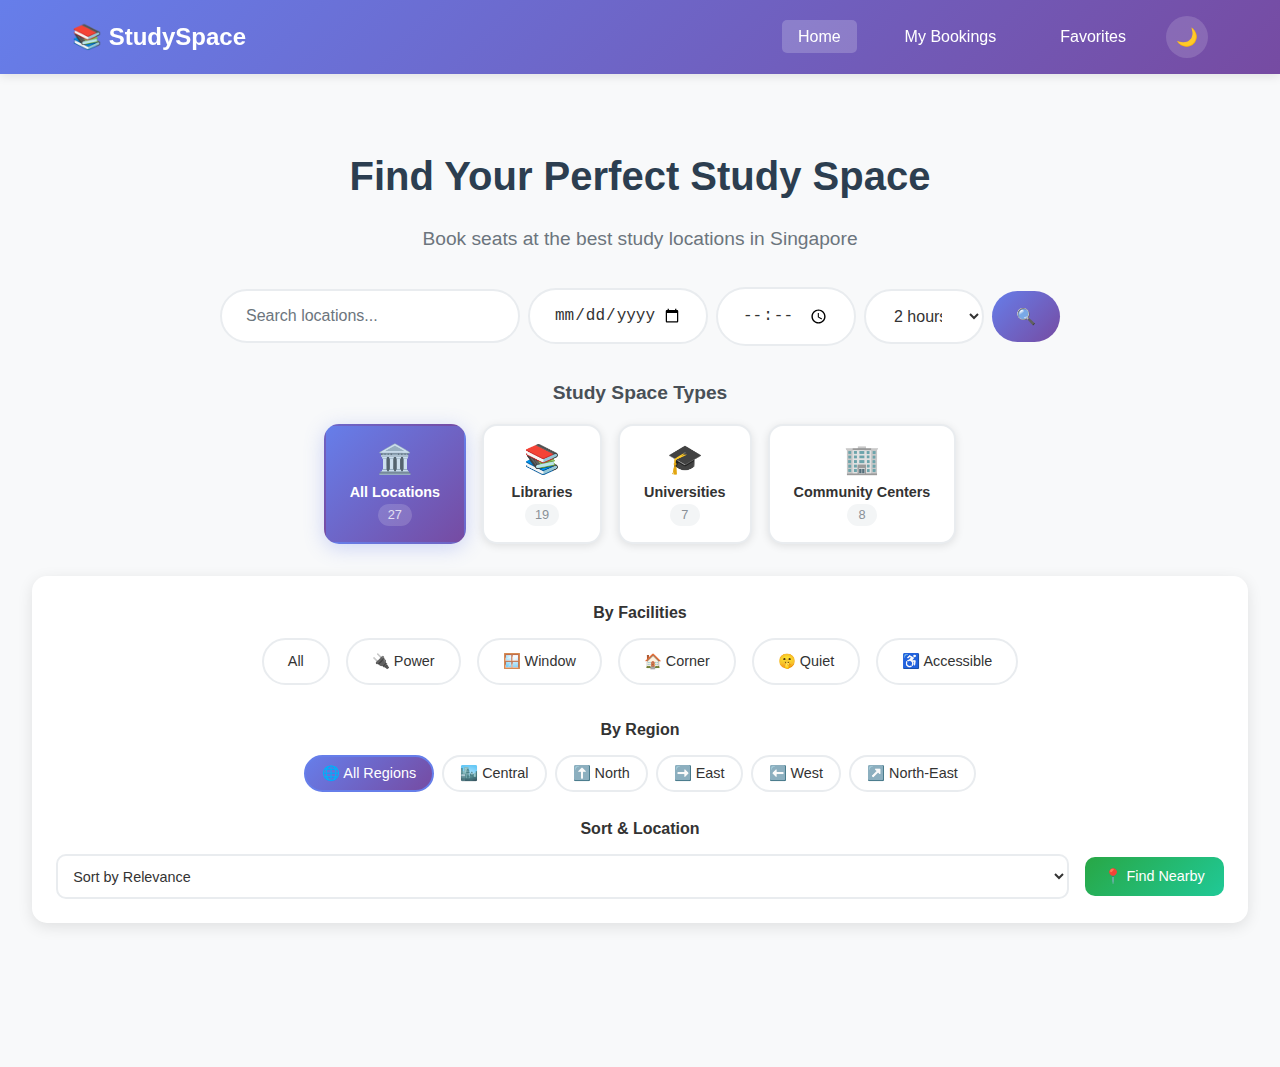
<file: index.html>
<!DOCTYPE html>
<html lang="en">
<head>
    <meta charset="UTF-8">
    <meta name="viewport" content="width=device-width, initial-scale=1.0">
    <title>StudySpace - Book Your Perfect Study Spot</title>
    <link rel="stylesheet" href="style.css">
</head>
<body>
    <nav class="navbar">
        <div class="nav-container">
            <div class="nav-logo">
                <h1>📚 StudySpace</h1>
            </div>
            <div class="nav-actions">
                <ul class="nav-menu">
                    <li><a href="#home" class="nav-link active">Home</a></li>
                    <li><a href="#bookings" class="nav-link">My Bookings</a></li>
                    <li><a href="#favorites" class="nav-link">Favorites</a></li>
                </ul>
                <button id="themeToggle" class="theme-toggle-btn" type="button" aria-label="Switch to dark mode">🌙</button>
            </div>
        </div>
    </nav>

    <main class="main-content">
        <!-- Home Page -->
        <section id="home" class="page active">
            <div class="hero-section">
                <h2>Find Your Perfect Study Space</h2>
                <p>Book seats at the best study locations in Singapore</p>

                <div class="search-container">
                    <input type="text" id="searchInput" placeholder="Search locations..." class="search-input">
                    <input type="date" id="searchDate" class="search-date">
                    <input type="time" id="searchTime" class="search-time">
                    <select id="searchDuration" class="search-duration">
                        <option value="1">1 hour</option>
                        <option value="2" selected>2 hours</option>
                        <option value="3">3 hours</option>
                        <option value="4">4 hours</option>
                        <option value="6">6 hours</option>
                        <option value="8">8 hours</option>
                    </select>
                    <button class="search-btn">🔍</button>
                </div>

                <div class="type-filter-section">
                    <h3>Study Space Types</h3>
                    <div class="type-filter-bar">
                        <button class="type-filter-btn active" data-type="all">
                            <span class="icon">🏛️</span>
                            <span class="label">All Locations</span>
                            <span class="count" id="allCount">27</span>
                        </button>
                        <button class="type-filter-btn" data-type="library">
                            <span class="icon">📚</span>
                            <span class="label">Libraries</span>
                            <span class="count" id="libraryCount">19</span>
                        </button>
                        <button class="type-filter-btn" data-type="university">
                            <span class="icon">🎓</span>
                            <span class="label">Universities</span>
                            <span class="count" id="universityCount">7</span>
                        </button>
                        <button class="type-filter-btn" data-type="community">
                            <span class="icon">🏢</span>
                            <span class="label">Community Centers</span>
                            <span class="count" id="communityCount">8</span>
                        </button>
                    </div>
                </div>

                <div class="filter-section">
                    <div class="filter-group">
                        <h4>By Facilities</h4>
                        <div class="filter-bar">
                            <button class="filter-btn" data-filter="all">All</button>
                            <button class="filter-btn" data-filter="power">🔌 Power</button>
                            <button class="filter-btn" data-filter="window">🪟 Window</button>
                            <button class="filter-btn" data-filter="corner">🏠 Corner</button>
                            <button class="filter-btn" data-filter="quiet">🤫 Quiet</button>
                            <button class="filter-btn" data-filter="wheelchair">♿ Accessible</button>
                        </div>
                    </div>

                    <div class="filter-group">
                        <h4>By Region</h4>
                        <div class="region-filter-bar">
                            <button class="region-filter-btn active" data-region="all">🌐 All Regions</button>
                            <button class="region-filter-btn" data-region="Central">🏙️ Central</button>
                            <button class="region-filter-btn" data-region="North">⬆️ North</button>
                            <button class="region-filter-btn" data-region="East">➡️ East</button>
                            <button class="region-filter-btn" data-region="West">⬅️ West</button>
                            <button class="region-filter-btn" data-region="North-East">↗️ North-East</button>
                        </div>
                    </div>

                    <div class="filter-group">
                        <h4>Sort & Location</h4>
                        <div class="sort-location-bar">
                            <select id="sortSelect" class="sort-select">
                                <option value="default">Sort by Relevance</option>
                                <option value="alphabetical">Sort A-Z</option>
                                <option value="distance">Sort by Distance</option>
                                <option value="availability">Sort by Availability</option>
                            </select>
                            <button id="findNearbyBtn" class="find-nearby-btn">📍 Find Nearby</button>
                        </div>
                    </div>
                </div>
            </div>

            <div class="locations-grid" id="locationsGrid">
                <!-- Location cards will be dynamically inserted here -->
            </div>
        </section>

        <!-- Location Details Page -->
        <section id="location-details" class="page">
            <div class="location-header">
                <button class="back-btn">← Back</button>
                <div class="location-info">
                    <h2 id="locationName"></h2>
                    <p id="locationAddress"></p>
                    <div class="location-stats">
                        <span class="stat">
                            <span class="stat-label">Available Seats:</span>
                            <span id="availableSeats" class="stat-value"></span>
                        </span>
                        <span class="stat">
                            <span class="stat-label">Crowd Level:</span>
                            <span id="crowdLevel" class="stat-value"></span>
                        </span>
                    </div>
                </div>
            </div>

            <div class="seat-selection">
                <h3>Select Your Seat</h3>
                <div class="seat-legend">
                    <span class="legend-item">
                        <div class="seat-demo available"></div>
                        Available
                    </span>
                    <span class="legend-item">
                        <div class="seat-demo occupied"></div>
                        Occupied
                    </span>
                    <span class="legend-item">
                        <div class="seat-demo selected"></div>
                        Selected
                    </span>
                    <span class="legend-item">
                        <div class="seat-demo premium"></div>
                        Premium
                    </span>
                </div>

                <div class="seat-map" id="seatMap">
                    <!-- Seat grid will be dynamically generated -->
                </div>

                <div class="booking-controls">
                    <div class="booking-row">
                        <label for="groupSize" class="booking-label">Group Size:</label>
                        <select id="groupSize" class="booking-input">
                            <option value="1">1 person</option>
                            <option value="2">2 people</option>
                            <option value="3">3 people</option>
                            <option value="4">4 people</option>
                            <option value="5">5 people</option>
                            <option value="6">6 people</option>
                        </select>
                    </div>
                    <div class="booking-row">
                        <label for="bookingTime" class="booking-label">Date & Time:</label>
                        <input type="datetime-local" id="bookingTime" class="booking-input">
                    </div>
                    <div class="booking-row">
                        <label for="bookingDuration" class="booking-label">Duration:</label>
                        <select id="bookingDuration" class="booking-input">
                            <option value="1">1 hour</option>
                            <option value="2" selected>2 hours</option>
                            <option value="3">3 hours</option>
                            <option value="4">4 hours</option>
                            <option value="6">6 hours</option>
                            <option value="8">8 hours</option>
                        </select>
                    </div>
                    <div class="booking-actions">
                        <button id="confirmBooking" class="book-btn" disabled>Book Selected Seats</button>
                        <button id="clearSelection" class="clear-btn">Clear Selection</button>
                    </div>
                </div>
            </div>
        </section>

        <!-- Booking Summary Page -->
        <section id="booking-summary" class="page">
            <div class="booking-progress">
                <div class="progress-step">
                    <div class="step-number">1</div>
                    <span>Select Location</span>
                </div>
                <div class="progress-step">
                    <div class="step-number">2</div>
                    <span>Choose Seats</span>
                </div>
                <div class="progress-step active">
                    <div class="step-number">3</div>
                    <span>Confirm Booking</span>
                </div>
            </div>

            <div class="summary-header">
                <button class="back-btn" id="backToSeats">← Back</button>
                <h2>Confirm Your Booking</h2>
            </div>

            <div class="summary-container">
                <div class="booking-summary-card">
                    <div class="summary-top">
                        <div class="location-info">
                            <h3 id="summaryLocationName"></h3>
                            <p id="summaryLocationAddress"></p>
                        </div>
                        <div class="booking-badge">
                            <span id="summaryTotalSeats"></span> seats
                        </div>
                    </div>

                    <div class="summary-grid">
                        <div class="summary-item">
                            <div class="summary-icon">📅</div>
                            <div class="summary-details">
                                <div class="summary-label">Date & Time</div>
                                <div class="summary-value">
                                    <span id="summaryDate"></span><br>
                                    <span id="summaryStartTime"></span> - <span id="summaryEndTime"></span>
                                </div>
                            </div>
                        </div>

                        <div class="summary-item">
                            <div class="summary-icon">⏱️</div>
                            <div class="summary-details">
                                <div class="summary-label">Duration</div>
                                <div class="summary-value" id="summaryDuration"></div>
                            </div>
                        </div>

                        <div class="summary-item">
                            <div class="summary-icon">👥</div>
                            <div class="summary-details">
                                <div class="summary-label">Group Size</div>
                                <div class="summary-value" id="summaryGroupSize"></div>
                            </div>
                        </div>

                        <div class="summary-item">
                            <div class="summary-icon">🪑</div>
                            <div class="summary-details">
                                <div class="summary-label">Selected Seats</div>
                                <div class="summary-value" id="summarySeatsDetails"></div>
                            </div>
                        </div>

                        <div class="summary-item">
                            <div class="summary-icon">⚡</div>
                            <div class="summary-details">
                                <div class="summary-label">Facilities</div>
                                <div class="summary-value">
                                    <div id="summaryFacilities"></div>
                                    <div class="facility-tags" id="facilityTags"></div>
                                </div>
                            </div>
                        </div>
                    </div>



                    <div class="summary-actions">
                        <button id="editBooking" class="edit-btn">Edit Booking</button>
                        <button id="confirmFinalBooking" class="confirm-btn">Confirm Booking</button>
                    </div>
                </div>
            </div>
        </section>

        <!-- My Bookings Page -->
        <section id="bookings" class="page">
            <h2>My Bookings</h2>
            <div class="bookings-list" id="bookingsList">
                <!-- Bookings will be dynamically inserted here -->
            </div>
        </section>

        <!-- Favorites Page -->
        <section id="favorites" class="page">
            <h2>Favorite Locations</h2>
            <div class="favorites-list" id="favoritesList">
                <!-- Favorites will be dynamically inserted here -->
            </div>
        </section>
    </main>

    <!-- Booking Confirmation Modal -->
    <div id="confirmationModal" class="modal">
        <div class="modal-content">
            <span class="close-modal">&times;</span>
            <h3>Booking Confirmed!</h3>
            <div id="bookingDetails"></div>
            <div class="modal-actions">
                <button class="modal-btn secondary" onclick="closeModal()">OK</button>
                <button class="modal-btn primary" onclick="viewMyBookings()">View My Bookings</button>
            </div>
        </div>
    </div>

    <script src="data.js"></script>
    <script src="script.js"></script>
</body>
</html>
</file>
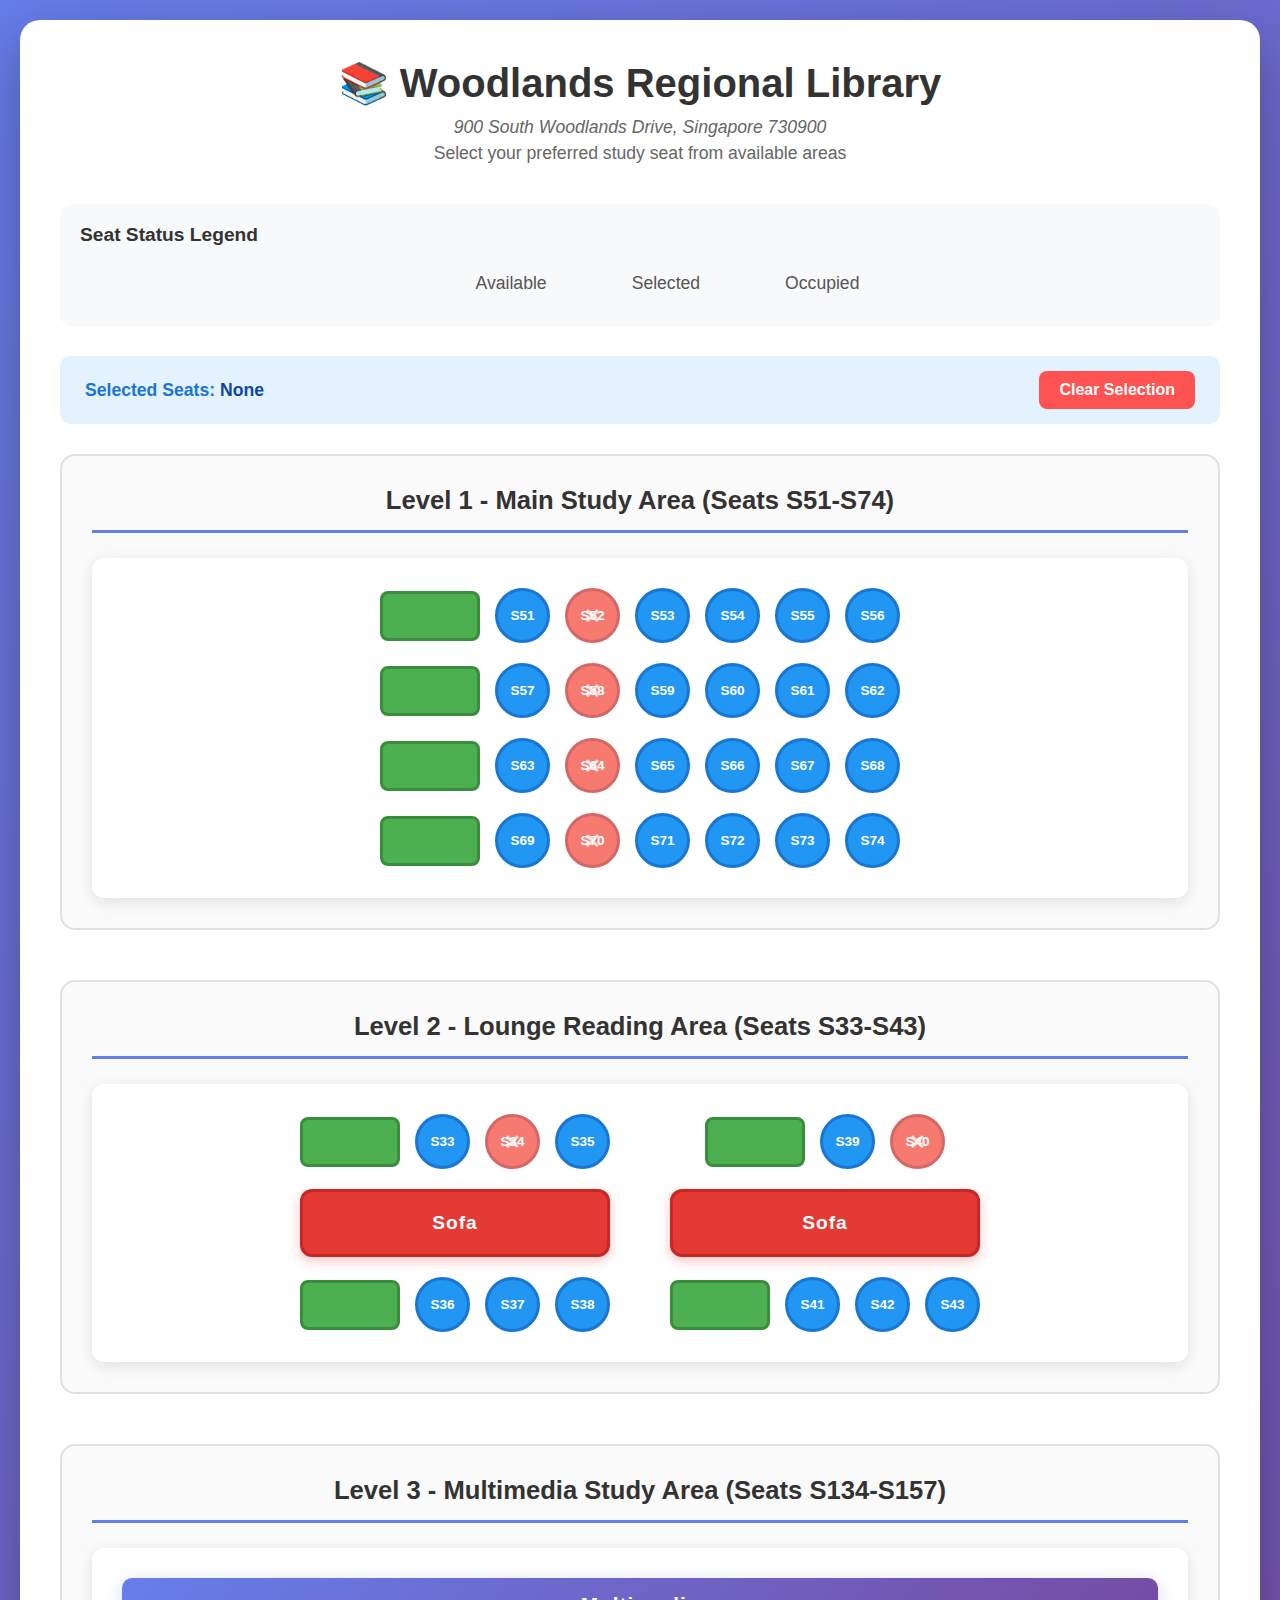
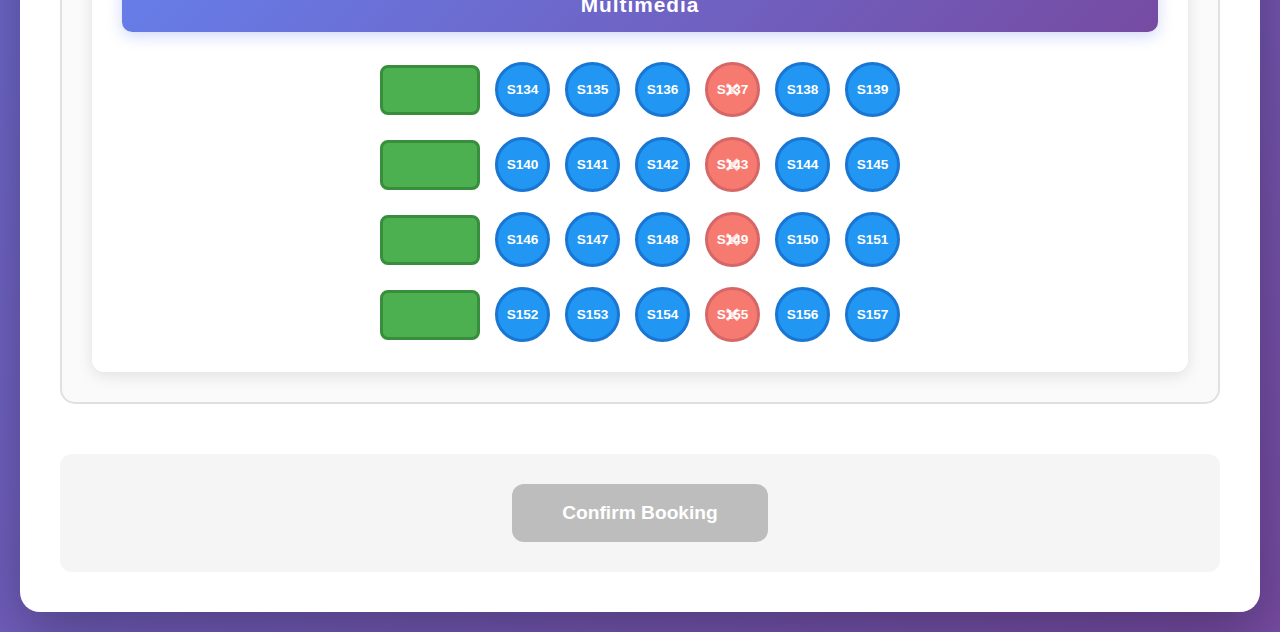
<file: seat-map.html>
<!DOCTYPE html>
<html lang="en">
<head>
    <meta charset="UTF-8">
    <meta name="viewport" content="width=device-width, initial-scale=1.0">
    <title>Woodlands Regional Library - Seat Selection</title>
    <link rel="stylesheet" href="seat-map.css">
</head>
<body>
    <div class="container">
        <header class="header">
            <h1>📚 Woodlands Regional Library</h1>
            <p class="location-subtitle">900 South Woodlands Drive, Singapore 730900</p>
            <p>Select your preferred study seat from available areas</p>
        </header>

        <div class="legend-container">
            <h3>Seat Status Legend</h3>
            <div class="legend-items">
                <div class="legend-item">
                    <div class="seat-demo available"></div>
                    <span>Available</span>
                </div>
                <div class="legend-item">
                    <div class="seat-demo selected"></div>
                    <span>Selected</span>
                </div>
                <div class="legend-item">
                    <div class="seat-demo occupied"></div>
                    <span>Occupied</span>
                </div>
            </div>
        </div>

        <div class="selection-info">
            <p>Selected Seats: <span id="selectedSeatsDisplay">None</span></p>
            <button id="clearSelection" class="btn-clear">Clear Selection</button>
        </div>

        <!-- Layout 1: S51-S74 -->
        <div class="layout-section">
            <h2>Level 1 - Main Study Area (Seats S51-S74)</h2>
            <div class="seat-layout layout-1" id="layout1">
                <!-- Row 1: S51-S56 -->
                <div class="furniture-row">
                    <div class="table table-green"></div>
                    <div class="seat available" data-seat="S51">S51</div>
                    <div class="seat available" data-seat="S52">S52</div>
                    <div class="seat available" data-seat="S53">S53</div>
                    <div class="seat available" data-seat="S54">S54</div>
                    <div class="seat available" data-seat="S55">S55</div>
                    <div class="seat available" data-seat="S56">S56</div>
                </div>

                <!-- Row 2: S57-S62 -->
                <div class="furniture-row">
                    <div class="table table-green"></div>
                    <div class="seat available" data-seat="S57">S57</div>
                    <div class="seat available" data-seat="S58">S58</div>
                    <div class="seat available" data-seat="S59">S59</div>
                    <div class="seat available" data-seat="S60">S60</div>
                    <div class="seat available" data-seat="S61">S61</div>
                    <div class="seat available" data-seat="S62">S62</div>
                </div>

                <!-- Row 3: S63-S68 -->
                <div class="furniture-row">
                    <div class="table table-green"></div>
                    <div class="seat available" data-seat="S63">S63</div>
                    <div class="seat available" data-seat="S64">S64</div>
                    <div class="seat available" data-seat="S65">S65</div>
                    <div class="seat available" data-seat="S66">S66</div>
                    <div class="seat available" data-seat="S67">S67</div>
                    <div class="seat available" data-seat="S68">S68</div>
                </div>

                <!-- Row 4: S69-S74 -->
                <div class="furniture-row">
                    <div class="table table-green"></div>
                    <div class="seat available" data-seat="S69">S69</div>
                    <div class="seat available" data-seat="S70">S70</div>
                    <div class="seat available" data-seat="S71">S71</div>
                    <div class="seat available" data-seat="S72">S72</div>
                    <div class="seat available" data-seat="S73">S73</div>
                    <div class="seat available" data-seat="S74">S74</div>
                </div>
            </div>
        </div>

        <!-- Layout 2: S33-S43 with Sofas -->
        <div class="layout-section">
            <h2>Level 2 - Lounge Reading Area (Seats S33-S43)</h2>
            <div class="seat-layout layout-2" id="layout2">
                <div class="lounge-container">
                    <!-- Left Section -->
                    <div class="lounge-section">
                        <div class="furniture-row">
                            <div class="table table-green"></div>
                            <div class="seat available" data-seat="S33">S33</div>
                            <div class="seat available" data-seat="S34">S34</div>
                            <div class="seat available" data-seat="S35">S35</div>
                        </div>
                        <div class="sofa-element">
                            <div class="sofa-label">Sofa</div>
                        </div>
                        <div class="furniture-row">
                            <div class="table table-green"></div>
                            <div class="seat available" data-seat="S36">S36</div>
                            <div class="seat available" data-seat="S37">S37</div>
                            <div class="seat available" data-seat="S38">S38</div>
                        </div>
                    </div>

                    <!-- Right Section -->
                    <div class="lounge-section">
                        <div class="furniture-row">
                            <div class="table table-green"></div>
                            <div class="seat available" data-seat="S39">S39</div>
                            <div class="seat available" data-seat="S40">S40</div>
                        </div>
                        <div class="sofa-element">
                            <div class="sofa-label">Sofa</div>
                        </div>
                        <div class="furniture-row">
                            <div class="table table-green"></div>
                            <div class="seat available" data-seat="S41">S41</div>
                            <div class="seat available" data-seat="S42">S42</div>
                            <div class="seat available" data-seat="S43">S43</div>
                        </div>
                    </div>
                </div>
            </div>
        </div>

        <!-- Layout 3: S134-S157 with Multimedia -->
        <div class="layout-section">
            <h2>Level 3 - Multimedia Study Area (Seats S134-S157)</h2>
            <div class="seat-layout layout-3" id="layout3">
                <div class="multimedia-label">Multimedia</div>

                <!-- Row 1: S134-S139 -->
                <div class="furniture-row">
                    <div class="table table-green"></div>
                    <div class="seat available" data-seat="S134">S134</div>
                    <div class="seat available" data-seat="S135">S135</div>
                    <div class="seat available" data-seat="S136">S136</div>
                    <div class="seat available" data-seat="S137">S137</div>
                    <div class="seat available" data-seat="S138">S138</div>
                    <div class="seat available" data-seat="S139">S139</div>
                </div>

                <!-- Row 2: S140-S145 -->
                <div class="furniture-row">
                    <div class="table table-green"></div>
                    <div class="seat available" data-seat="S140">S140</div>
                    <div class="seat available" data-seat="S141">S141</div>
                    <div class="seat available" data-seat="S142">S142</div>
                    <div class="seat available" data-seat="S143">S143</div>
                    <div class="seat available" data-seat="S144">S144</div>
                    <div class="seat available" data-seat="S145">S145</div>
                </div>

                <!-- Row 3: S146-S151 -->
                <div class="furniture-row">
                    <div class="table table-green"></div>
                    <div class="seat available" data-seat="S146">S146</div>
                    <div class="seat available" data-seat="S147">S147</div>
                    <div class="seat available" data-seat="S148">S148</div>
                    <div class="seat available" data-seat="S149">S149</div>
                    <div class="seat available" data-seat="S150">S150</div>
                    <div class="seat available" data-seat="S151">S151</div>
                </div>

                <!-- Row 4: S152-S157 -->
                <div class="furniture-row">
                    <div class="table table-green"></div>
                    <div class="seat available" data-seat="S152">S152</div>
                    <div class="seat available" data-seat="S153">S153</div>
                    <div class="seat available" data-seat="S154">S154</div>
                    <div class="seat available" data-seat="S155">S155</div>
                    <div class="seat available" data-seat="S156">S156</div>
                    <div class="seat available" data-seat="S157">S157</div>
                </div>
            </div>
        </div>

        <div class="action-container">
            <button id="confirmBooking" class="btn-confirm" disabled>Confirm Booking</button>
        </div>
    </div>

    <script src="seat-map.js"></script>
</body>
</html>
</file>
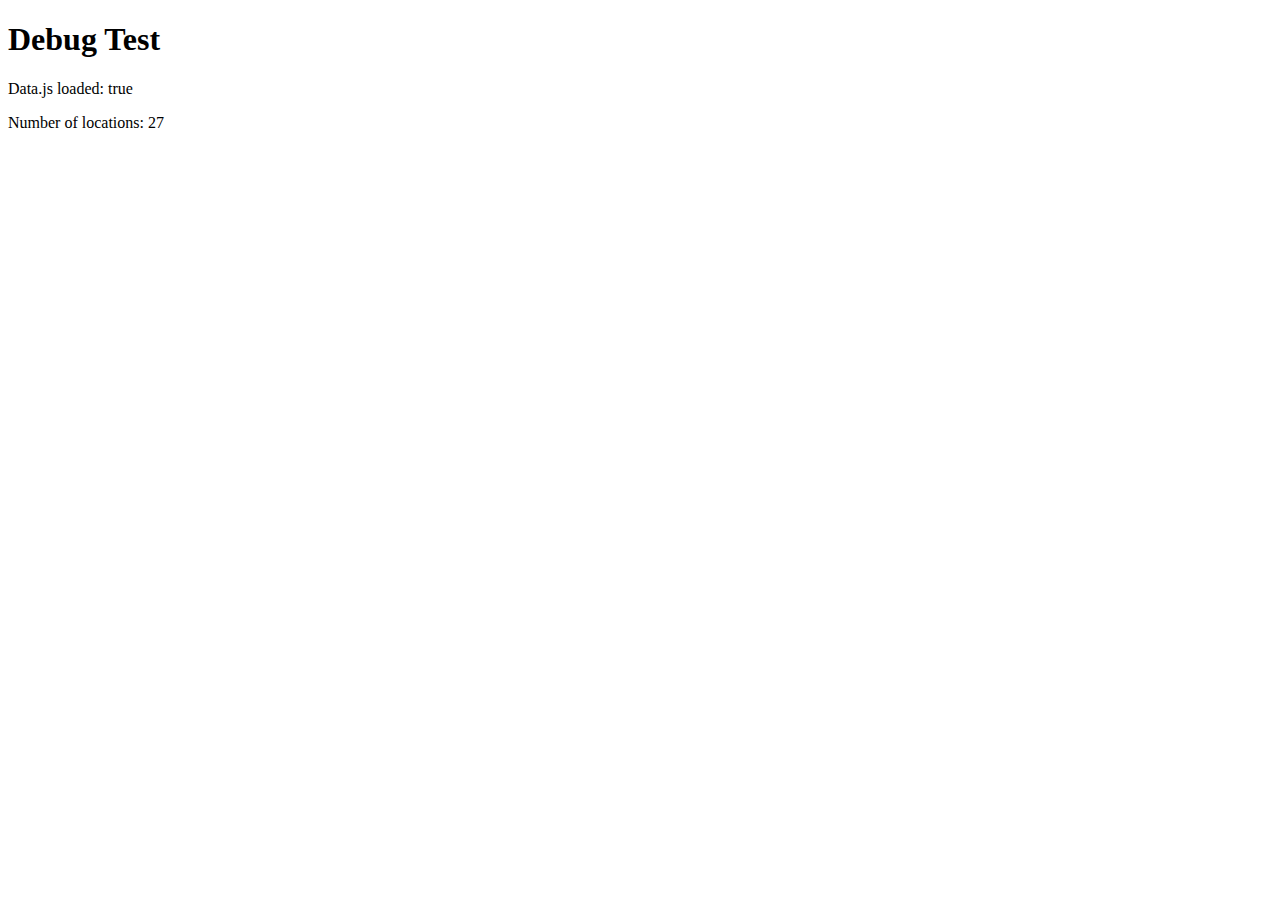
<file: test-debug.html>
<!DOCTYPE html>
<html>
<head>
    <title>Debug Test</title>
</head>
<body>
    <h1>Debug Test</h1>
    <div id="output"></div>
    
    <script src="data.js"></script>
    <script>
        const output = document.getElementById('output');
        output.innerHTML = '<p>Data.js loaded: ' + (typeof studyLocations !== 'undefined') + '</p>';
        if (typeof studyLocations !== 'undefined') {
            output.innerHTML += '<p>Number of locations: ' + studyLocations.length + '</p>';
        }
    </script>
</body>
</html>
</file>
<file: style.css>
* {
    margin: 0;
    padding: 0;
    box-sizing: border-box;
}

:root {
    --bg-color: #f8f9fa;
    --text-color: #333333;
    --heading-color: #2c3e50;
    --secondary-heading-color: #495057;
    --muted-text-color: #6c757d;
    --surface-color: #ffffff;
    --surface-alt-color: #f1f3f5;
    --border-color: #e9ecef;
    --shadow-color: rgba(0, 0, 0, 0.1);
    --shadow-hover-color: rgba(0, 0, 0, 0.15);
    --shadow-strong-color: rgba(0, 0, 0, 0.12);
    --primary-gradient: linear-gradient(135deg, #667eea 0%, #764ba2 100%);
    --divider-color: #f1f3f5;
    --input-bg-color: #ffffff;
    --tag-bg-color: #f8f9fa;
    --border-hover-color: #dee2e6;
    --soft-accent-color: #dee2e6;
    --hover-accent-bg: #f8f9ff;
}

body.dark-theme {
    --bg-color: #121212;
    --text-color: #e5e5e5;
    --heading-color: #ffffff;
    --secondary-heading-color: #d1d5db;
    --muted-text-color: #b0b3b8;
    --surface-color: #1f1f1f;
    --surface-alt-color: #25272b;
    --border-color: #34373d;
    --shadow-color: rgba(0, 0, 0, 0.6);
    --shadow-hover-color: rgba(0, 0, 0, 0.8);
    --shadow-strong-color: rgba(0, 0, 0, 0.7);
    --primary-gradient: linear-gradient(135deg, #4a5fd0 0%, #5b3e93 100%);
    --divider-color: #2a2d31;
    --input-bg-color: #1f1f1f;
    --tag-bg-color: #2b2d31;
    --border-hover-color: #454950;
    --soft-accent-color: #3d4046;
    --hover-accent-bg: rgba(102, 126, 234, 0.15);
}

body {
    font-family: 'Segoe UI', Tahoma, Geneva, Verdana, sans-serif;
    line-height: 1.6;
    color: var(--text-color);
    background-color: var(--bg-color);
    transition: background-color 0.3s ease, color 0.3s ease;
}

.navbar {
    background: var(--primary-gradient);
    padding: 1rem 0;
    position: fixed;
    top: 0;
    width: 100%;
    z-index: 1000;
    box-shadow: 0 2px 10px var(--shadow-color);
}

.nav-container {
    max-width: 1200px;
    margin: 0 auto;
    display: flex;
    justify-content: space-between;
    align-items: center;
    padding: 0 2rem;
}

.nav-logo h1 {
    color: white;
    font-size: 1.5rem;
    font-weight: 600;
}

.nav-menu {
    display: flex;
    list-style: none;
    gap: 2rem;
}

.nav-actions {
    display: flex;
    align-items: center;
    gap: 1.5rem;
}

.theme-toggle-btn {
    width: 42px;
    height: 42px;
    border-radius: 50%;
    border: none;
    background: rgba(255, 255, 255, 0.15);
    color: #ffffff;
    display: inline-flex;
    align-items: center;
    justify-content: center;
    cursor: pointer;
    font-size: 1.1rem;
    transition: background-color 0.3s ease, transform 0.2s ease;
}

.theme-toggle-btn:hover {
    background: rgba(255, 255, 255, 0.25);
    transform: translateY(-2px);
}

body.dark-theme .theme-toggle-btn {
    background: rgba(255, 255, 255, 0.2);
    color: #f5f5f5;
}

.theme-toggle-btn:focus-visible {
    outline: 2px solid #ffffff;
    outline-offset: 2px;
}

body.dark-theme .theme-toggle-btn:focus-visible {
    outline-color: #d2d6ff;
}

.nav-link {
    color: white;
    text-decoration: none;
    padding: 0.5rem 1rem;
    border-radius: 5px;
    transition: background-color 0.3s ease;
}

.nav-link:hover,
.nav-link.active {
    background-color: rgba(255,255,255,0.2);
}

.main-content {
    margin-top: 80px;
    min-height: calc(100vh - 80px);
}

.page {
    display: none;
    padding: 2rem;
    max-width: 1400px;
    margin: 0 auto;
}

#location-details .page {
    margin: 0;
    max-width: 100%;
}

.page.active {
    display: block;
}

.hero-section {
    text-align: center;
    margin-bottom: 3rem;
    padding: 2rem 0;
}

.hero-section h2 {
    font-size: 2.5rem;
    color: var(--heading-color);
    margin-bottom: 1rem;
}

.hero-section p {
    font-size: 1.2rem;
    color: var(--muted-text-color);
    margin-bottom: 2rem;
}

.search-container {
    display: flex;
    justify-content: center;
    align-items: center;
    margin-bottom: 2rem;
    gap: 0.5rem;
    flex-wrap: wrap;
}

.search-input {
    padding: 1rem 1.5rem;
    border: 2px solid var(--border-color);
    border-radius: 50px;
    font-size: 1rem;
    width: 300px;
    outline: none;
    transition: border-color 0.3s ease;
    background: var(--input-bg-color);
    color: var(--text-color);
}

.search-input::placeholder {
    color: var(--muted-text-color);
}

.search-date,
.search-time,
.search-duration,
.search-pax {
    padding: 1rem 1.5rem;
    border: 2px solid var(--border-color);
    border-radius: 50px;
    font-size: 1rem;
    outline: none;
    transition: border-color 0.3s ease;
    background: var(--input-bg-color);
    color: var(--text-color);
}

.search-date {
    width: 180px;
}

.search-time {
    width: 140px;
    cursor: pointer;
}

.search-duration {
    width: 120px;
    cursor: pointer;
}

.search-pax {
    width: 140px;
    cursor: pointer;
}

.search-input:focus,
.search-date:focus,
.search-time:focus,
.search-duration:focus,
.search-pax:focus {
    border-color: #667eea;
}

.search-btn {
    padding: 1rem 1.5rem;
    background: var(--primary-gradient);
    color: white;
    border: none;
    border-radius: 50px;
    cursor: pointer;
    font-size: 1rem;
    transition: transform 0.3s ease;
}

.search-btn:hover {
    transform: translateY(-2px);
}

.advanced-search-section {
    margin-bottom: 2rem;
}

.advanced-search-toggle {
    width: 100%;
    padding: 1rem 1.5rem;
    background: var(--surface-color);
    border: 2px solid var(--border-color);
    border-radius: 12px;
    display: flex;
    justify-content: space-between;
    align-items: center;
    cursor: pointer;
    font-size: 1rem;
    font-weight: 600;
    color: var(--heading-color);
    transition: all 0.3s ease;
    margin-bottom: 1rem;
}

.advanced-search-toggle:hover {
    background: var(--surface-alt-color);
    border-color: #667eea;
}

.toggle-arrow {
    font-size: 0.9rem;
    transition: transform 0.3s ease;
}

.advanced-search-content {
    padding: 1.5rem;
    background: var(--surface-color);
    border-radius: 12px;
    border: 1px solid var(--border-color);
}

.type-filter-section {
    margin-bottom: 2rem;
}

.type-filter-section h3 {
    text-align: center;
    margin-bottom: 1rem;
    color: var(--secondary-heading-color);
    font-size: 1.2rem;
    font-weight: 600;
}

.type-filter-bar {
    display: flex;
    justify-content: center;
    gap: 1rem;
    flex-wrap: wrap;
    margin-bottom: 1.5rem;
}

.type-filter-btn {
    display: flex;
    flex-direction: column;
    align-items: center;
    padding: 1rem 1.5rem;
    border: 2px solid var(--border-color);
    background: var(--surface-color);
    border-radius: 15px;
    cursor: pointer;
    transition: all 0.3s ease;
    min-width: 120px;
    box-shadow: 0 2px 8px var(--shadow-color);
    color: var(--text-color);
}

.type-filter-btn:hover {
    transform: translateY(-2px);
    box-shadow: 0 4px 15px var(--shadow-hover-color);
    border-color: #667eea;
}

.type-filter-btn.active {
    background: var(--primary-gradient);
    color: white;
    border-color: transparent;
    box-shadow: 0 4px 20px rgba(102, 126, 234, 0.3);
}

.type-filter-btn .icon {
    font-size: 1.8rem;
    margin-bottom: 0.5rem;
}

.type-filter-btn .label {
    font-size: 0.9rem;
    font-weight: 600;
    margin-bottom: 0.25rem;
    text-align: center;
}

.type-filter-btn .count {
    font-size: 0.8rem;
    opacity: 0.8;
    background: rgba(255,255,255,0.2);
    padding: 0.2rem 0.6rem;
    border-radius: 12px;
    min-width: 30px;
    text-align: center;
}

.type-filter-btn:not(.active) .count {
    background: var(--surface-alt-color);
    color: var(--muted-text-color);
}

.filter-bar {
    display: flex;
    justify-content: center;
    gap: 1rem;
    flex-wrap: wrap;
    margin-bottom: 2rem;
}

.filter-btn {
    padding: 0.8rem 1.5rem;
    border: 2px solid var(--border-color);
    background: var(--surface-color);
    border-radius: 25px;
    cursor: pointer;
    transition: all 0.3s ease;
    font-size: 0.9rem;
    color: var(--text-color);
}

.filter-btn:hover,
.filter-btn.active {
    background: var(--primary-gradient);
    color: white;
    border-color: transparent;
}

/* Make emojis bigger in buttons */
.emoji-large {
    font-size: 1.4em;
    display: inline-block;
    vertical-align: middle;
    margin-right: 0.2em;
}

.locations-grid {
    display: grid;
    grid-template-columns: repeat(auto-fill, minmax(350px, 1fr));
    gap: 2rem;
    margin-top: 2rem;
}

.location-card {
    background: var(--surface-color);
    border-radius: 15px;
    padding: 1.5rem;
    box-shadow: 0 5px 15px var(--shadow-color);
    transition: transform 0.3s ease, box-shadow 0.3s ease;
    cursor: pointer;
}

.location-card:hover {
    transform: translateY(-5px);
    box-shadow: 0 10px 25px var(--shadow-hover-color);
}

.location-image {
    width: 100%;
    height: 200px;
    background-color: var(--surface-alt-color);
    border-radius: 10px;
    margin-bottom: 1rem;
    background-size: cover;
    background-position: center;
}

.location-card h3 {
    color: var(--heading-color);
    margin-bottom: 0.5rem;
    font-size: 1.3rem;
}

.location-card .type {
    color: var(--muted-text-color);
    font-size: 0.9rem;
    margin-bottom: 1rem;
}

.search-time-info {
    background: var(--primary-gradient);
    color: white;
    padding: 0.5rem 1rem;
    border-radius: 20px;
    font-size: 0.8rem;
    margin-bottom: 1rem;
    text-align: center;
    font-weight: 500;
}

.location-stats {
    display: flex;
    justify-content: space-between;
    margin-bottom: 1rem;
}

.stat {
    display: flex;
    flex-direction: column;
    align-items: center;
}

.stat-label {
    font-size: 0.8rem;
    color: var(--muted-text-color);
}

.stat-value {
    font-weight: bold;
    color: var(--heading-color);
}

.crowd-level {
    padding: 0.3rem 0.8rem;
    border-radius: 15px;
    font-size: 0.8rem;
    font-weight: bold;
}

.crowd-low {
    background-color: #e6f3ff;
    color: #1E90FF;
}

.crowd-moderate {
    background-color: #fff4e6;
    color: #FF8C00;
}

.crowd-high {
    background-color: #ffe6e6;
    color: #DC143C;
}

.facilities {
    display: flex;
    gap: 0.5rem;
    flex-wrap: wrap;
    margin-top: 1rem;
}

.facility-icon {
    background-color: var(--surface-alt-color);
    padding: 0.3rem 0.6rem;
    border-radius: 10px;
    font-size: 0.8rem;
    border: 1px solid var(--border-color);
}

.favorite-btn {
    position: absolute;
    top: 1rem;
    right: 1rem;
    background: var(--surface-color);
    border: none;
    border-radius: 50%;
    width: 40px;
    height: 40px;
    font-size: 1.2rem;
    cursor: pointer;
    box-shadow: 0 2px 10px var(--shadow-color);
    transition: transform 0.3s ease;
}

.favorite-btn:hover {
    transform: scale(1.1);
}

.favorite-btn.favorited {
    color: #e74c3c;
}

.location-header {
    display: flex;
    align-items: center;
    gap: 2rem;
    margin-bottom: 2rem;
    padding-bottom: 1rem;
    border-bottom: 2px solid var(--border-color);
}

.back-btn {
    padding: 0.8rem 1.5rem;
    background: var(--primary-gradient);
    color: white;
    border: none;
    border-radius: 10px;
    cursor: pointer;
    font-size: 1rem;
    transition: transform 0.3s ease;
}

.back-btn:hover {
    transform: translateY(-2px);
}

.location-info h2 {
    color: var(--heading-color);
    margin-bottom: 0.5rem;
}

.location-info p {
    color: var(--muted-text-color);
    margin-bottom: 1rem;
}

.seat-selection h3 {
    color: var(--heading-color);
    margin-bottom: 1rem;
}

.seat-legend {
    display: flex;
    flex-direction: column;
    gap: 1.5rem;
    margin-bottom: 2rem;
    padding: 1.5rem;
    background: var(--surface-alt-color);
    border-radius: 12px;
}

.seat-status-legend {
    display: flex;
    gap: 2rem;
    justify-content: center;
    flex-wrap: wrap;
}

.seat-features-legend {
    display: flex;
    align-items: center;
    justify-content: center;
    gap: 1rem;
    flex-wrap: wrap;
    padding-top: 1rem;
    border-top: 1px solid var(--border-color);
}

.seat-features-legend h4 {
    margin-right: 0.5rem;
    font-size: 0.95rem;
    color: var(--secondary-heading-color);
}

.feature-item {
    padding: 0.4rem 0.8rem;
    background: var(--surface-color);
    border-radius: 20px;
    font-size: 0.85rem;
    border: 1px solid var(--border-color);
}

.legend-item {
    display: flex;
    align-items: center;
    gap: 0.5rem;
    font-size: 0.9rem;
}

.seat-demo {
    width: 20px;
    height: 20px;
    border-radius: 5px;
}

.seat-demo.available {
    background-color: #FF8C00;
}

.seat-demo.occupied {
    background-color: #DC143C;
}

.seat-demo.selected {
    background-color: #1E90FF;
}

.seat-map {
    display: grid;
    grid-template-columns: repeat(6, 1fr);
    gap: 1rem;
    max-width: 100%;
    width: 100%;
    margin: 0 0 2rem 0;
    padding: 2rem;
    background: var(--surface-color);
    border-radius: 15px;
    box-shadow: 0 5px 15px var(--shadow-color);
}

/* Two-column layout for floor selection and seat map */
.floor-layout-container {
    display: flex !important;
    gap: 2rem;
    align-items: flex-start;
    width: 100%;
}

.floor-layout-container .floor-selector {
    flex: 0 0 350px;
    position: sticky;
    top: 100px;
    margin-bottom: 0;
    max-width: 350px;
}

.floor-layout-container .floor-seat-map-wrapper {
    flex: 1;
    min-width: 0;
    width: auto;
}

.seat {
    width: 60px;
    height: 60px;
    border-radius: 10px;
    cursor: pointer;
    display: flex;
    flex-direction: column;
    align-items: center;
    justify-content: center;
    font-size: 0.8rem;
    font-weight: bold;
    position: relative;
    transition: all 0.3s ease;
}

.seat:hover {
    transform: scale(1.1);
}

.seat.available:hover {
    background-color: #FF7F00;
}

.seat.premium:hover {
    background-color: #A0522D;
}

.seat.available {
    background-color: #FF8C00;
    color: white;
}

.seat.occupied {
    background-color: #DC143C;
    color: white;
    cursor: not-allowed;
}

.seat.selected {
    background-color: #1E90FF;
    color: white;
    box-shadow: 0 0 0 3px rgba(30, 144, 255, 0.3);
}

.seat.premium {
    background-color: #8B4513;
    color: white;
    border: 2px solid #D2691E;
}

.seat-number {
    font-size: 0.7rem;
    margin-bottom: 2px;
}

.seat-icons {
    display: flex;
    gap: 2px;
    font-size: 0.8rem;
    justify-content: center;
}

.seat-map.layout-grid .seat-icons,
.seat-map.layout-lounge .seat-icons,
.seat-map.layout-multimedia .seat-icons {
    font-size: 0.75rem;
}

/* Custom Layout Styles for Woodlands Regional Library */
.seat-map.layout-grid {
    display: grid;
    grid-template-columns: repeat(2, 1fr);
    gap: 40px;
    max-width: 100%;
    justify-items: center;
    padding: 20px;
}

.seat-map.layout-grid .table-group {
    display: flex;
    flex-direction: column;
    align-items: center;
    gap: 10px;
}

.seat-map.layout-grid .seats-row {
    display: flex;
    gap: 10px;
    justify-content: center;
}

.seat-map.layout-grid .table {
    width: 180px;
    height: 60px;
    background: #4caf50;
    border: 3px solid #388e3c;
    border-radius: 8px;
    flex-shrink: 0;
    display: flex;
    align-items: center;
    justify-content: center;
    color: #fff;
    font-weight: 700;
    font-size: 1rem;
    text-transform: capitalize;
    letter-spacing: 0.5px;
    box-shadow: 0 6px 18px rgba(56, 142, 60, 0.25);
}

.seat-map.layout-grid .seat {
    width: 55px;
    height: 55px;
    border-radius: 50%;
    display: flex;
    flex-direction: column;
    align-items: center;
    justify-content: center;
}

/* Lounge Layout Styles */
.seat-map.layout-lounge {
    display: flex;
    flex-direction: column;
    max-width: 100%;
    padding: 20px;
}

.seat-map.layout-lounge .lounge-container {
    display: grid;
    grid-template-columns: repeat(2, 1fr);
    gap: 60px;
    justify-items: center;
}

.seat-map.layout-lounge .lounge-section {
    display: flex;
    flex-direction: column;
    gap: 20px;
}

.seat-map.layout-lounge .table-group {
    display: flex;
    flex-direction: column;
    align-items: center;
    gap: 10px;
}

.seat-map.layout-lounge .seats-row {
    display: flex;
    gap: 10px;
    justify-content: center;
}

.seat-map.layout-lounge .table {
    width: 180px;
    height: 60px;
    background: #4caf50;
    border: 3px solid #388e3c;
    border-radius: 8px;
    flex-shrink: 0;
    display: flex;
    align-items: center;
    justify-content: center;
    color: #fff;
    font-weight: 700;
    font-size: 1rem;
    text-transform: capitalize;
    letter-spacing: 0.5px;
    box-shadow: 0 6px 18px rgba(56, 142, 60, 0.25);
}

.seat-map.layout-lounge .sofa-element {
    background: #e53935;
    border: 3px solid #c62828;
    border-radius: 12px;
    padding: 20px 40px;
    text-align: center;
    box-shadow: 0 4px 12px rgba(229, 57, 53, 0.3);
}

.seat-map.layout-lounge .sofa-label {
    color: white;
    font-weight: bold;
    font-size: 1.2em;
    letter-spacing: 1px;
}

.seat-map .table-name {
    margin: 0;
}

.seat-map .table {
    display: flex;
    align-items: center;
    justify-content: center;
}

/* Multimedia Layout Styles */
.seat-map.layout-multimedia {
    display: flex;
    flex-direction: column;
    gap: 20px;
    max-width: 100%;
    padding: 20px;
}

.seat-map.layout-multimedia .table-groups-container {
    display: grid;
    grid-template-columns: repeat(2, 1fr);
    gap: 40px;
    justify-items: center;
}

.seat-map.layout-multimedia .multimedia-label {
    background: linear-gradient(135deg, #667eea 0%, #764ba2 100%);
    color: white;
    padding: 15px 30px;
    border-radius: 10px;
    font-size: 1.3em;
    font-weight: bold;
    text-align: center;
    margin-bottom: 20px;
    box-shadow: 0 4px 15px rgba(102, 126, 234, 0.3);
    letter-spacing: 1px;
    width: 100%;
}

.seat-map.layout-multimedia .table-group {
    display: flex;
    flex-direction: column;
    align-items: center;
    gap: 10px;
}

.seat-map.layout-multimedia .seats-row {
    display: flex;
    gap: 10px;
    justify-content: center;
}

.seat-map.layout-multimedia .table {
    width: 180px;
    height: 60px;
    background: #4caf50;
    border: 3px solid #388e3c;
    border-radius: 8px;
    flex-shrink: 0;
    display: flex;
    align-items: center;
    justify-content: center;
    color: #fff;
    font-weight: 700;
    font-size: 1rem;
    text-transform: capitalize;
    letter-spacing: 0.5px;
    box-shadow: 0 6px 18px rgba(56, 142, 60, 0.25);
}

.seat-map.layout-multimedia .seat {
    width: 55px;
    height: 55px;
    border-radius: 50%;
    display: flex;
    flex-direction: column;
    align-items: center;
    justify-content: center;
}

.booking-controls {
    display: flex;
    flex-direction: column;
    gap: 1.5rem;
    margin-top: 2rem;
    background: var(--surface-color);
    padding: 2rem;
    border-radius: 15px;
    box-shadow: 0 5px 15px var(--shadow-color);
}

.booking-row {
    display: flex;
    align-items: center;
    gap: 1rem;
}

.booking-label {
    font-weight: 600;
    color: var(--heading-color);
    min-width: 120px;
}

.booking-input {
    padding: 0.8rem 1rem;
    border: 2px solid var(--border-color);
    border-radius: 10px;
    font-size: 1rem;
    outline: none;
    flex: 1;
    background: var(--input-bg-color);
    color: var(--text-color);
}

.booking-input:focus {
    border-color: #667eea;
}

.booking-actions {
    display: flex;
    justify-content: center;
    gap: 1rem;
    margin-top: 1rem;
}

.book-btn {
    padding: 0.8rem 2rem;
    background: linear-gradient(135deg, #28a745 0%, #20c997 100%);
    color: white;
    border: none;
    border-radius: 10px;
    cursor: pointer;
    font-size: 1rem;
    transition: all 0.3s ease;
}

.book-btn:disabled {
    background: #6c757d;
    cursor: not-allowed;
}

.book-btn:not(:disabled):hover {
    transform: translateY(-2px);
    box-shadow: 0 5px 15px rgba(40, 167, 69, 0.3);
}

.clear-btn {
    padding: 0.8rem 2rem;
    background: linear-gradient(135deg, #6c757d 0%, #495057 100%);
    color: white;
    border: none;
    border-radius: 10px;
    cursor: pointer;
    font-size: 1rem;
    transition: all 0.3s ease;
}

.clear-btn:hover {
    transform: translateY(-2px);
    box-shadow: 0 5px 15px rgba(108, 117, 125, 0.3);
}

.bookings-list,
.favorites-list {
    display: grid;
    grid-template-columns: repeat(auto-fill, minmax(350px, 1fr));
    gap: 2rem;
}

.booking-card {
    background: var(--surface-color);
    border-radius: 15px;
    padding: 1.5rem;
    box-shadow: 0 5px 15px var(--shadow-color);
    border-left: 5px solid #28a745;
}

.group-booking {
    border-left: 5px solid #667eea;
}

.group-badge {
    background: var(--primary-gradient);
    color: white;
    padding: 0.3rem 0.8rem;
    border-radius: 15px;
    font-size: 0.8rem;
    font-weight: 500;
    margin-left: 0.5rem;
}

.booking-card h4 {
    color: var(--heading-color);
    margin-bottom: 0.5rem;
}

.booking-details {
    color: var(--muted-text-color);
    margin-bottom: 1rem;
}

.cancel-btn {
    padding: 0.5rem 1rem;
    background: #dc3545;
    color: white;
    border: none;
    border-radius: 5px;
    cursor: pointer;
    font-size: 0.9rem;
    transition: background-color 0.3s ease;
}

.cancel-btn:hover {
    background: #c82333;
}

.modal {
    display: none;
    position: fixed;
    z-index: 2000;
    left: 0;
    top: 0;
    width: 100%;
    height: 100%;
    background-color: rgba(0,0,0,0.5);
}

.modal-content {
    background-color: var(--surface-color);
    margin: 15% auto;
    padding: 2rem;
    border-radius: 15px;
    width: 90%;
    max-width: 500px;
    text-align: center;
    position: relative;
}

.close-modal {
    position: absolute;
    top: 1rem;
    right: 1.5rem;
    font-size: 2rem;
    cursor: pointer;
    color: var(--muted-text-color);
}

.modal-actions {
    display: flex;
    gap: 1rem;
    margin-top: 1.5rem;
    justify-content: center;
    flex-wrap: wrap;
}

.modal-btn {
    padding: 0.8rem 2rem;
    border: none;
    border-radius: 10px;
    cursor: pointer;
    font-size: 1rem;
    font-weight: 600;
    transition: all 0.3s ease;
    min-width: 120px;
}

.modal-btn.primary {
    background: var(--primary-gradient);
    color: white;
    box-shadow: 0 4px 15px rgba(102, 126, 234, 0.3);
}

.modal-btn.primary:hover {
    transform: translateY(-2px);
    box-shadow: 0 6px 20px rgba(102, 126, 234, 0.4);
}

.modal-btn.secondary {
    background: var(--surface-alt-color);
    color: var(--secondary-heading-color);
    border: 2px solid var(--border-color);
}

.modal-btn.secondary:hover {
    background: var(--border-color);
    border-color: var(--border-hover-color);
}

.empty-state {
    text-align: center;
    padding: 3rem;
    color: var(--muted-text-color);
}

.empty-state h3 {
    margin-bottom: 1rem;
    color: var(--heading-color);
}

@media (max-width: 768px) {
    .nav-container {
        padding: 0 1rem;
    }

    .nav-menu {
        gap: 1rem;
    }

    .nav-actions {
        gap: 1rem;
    }

    .hero-section h2 {
        font-size: 2rem;
    }

    .search-input {
        width: 100%;
        max-width: 250px;
    }

    .search-date,
    .search-time,
    .search-duration,
    .search-pax {
        width: 120px;
    }

    .locations-grid {
        grid-template-columns: 1fr;
        gap: 1.5rem;
    }

    .location-header {
        flex-direction: column;
        align-items: flex-start;
        gap: 1rem;
    }

    .seat-map {
        grid-template-columns: repeat(4, 1fr);
        gap: 0.8rem;
        padding: 1rem;
    }

    .seat {
        width: 50px;
        height: 50px;
    }

    .booking-controls {
        padding: 1.5rem;
        gap: 1rem;
    }

    .booking-row {
        flex-direction: column;
        align-items: flex-start;
        gap: 0.5rem;
    }

    .booking-label {
        min-width: auto;
        font-size: 0.9rem;
    }

    .booking-input {
        width: 100%;
    }

    .booking-actions {
        flex-direction: column;
        gap: 0.8rem;
    }

    .type-filter-bar {
        gap: 0.5rem;
    }

    .type-filter-btn {
        min-width: 100px;
        padding: 0.8rem 1rem;
    }

    .type-filter-btn .icon {
        font-size: 1.5rem;
    }

    .type-filter-btn .label {
        font-size: 0.8rem;
    }

    .type-filter-btn .count {
        font-size: 0.7rem;
        padding: 0.1rem 0.4rem;
    }

    .filter-bar {
        gap: 0.5rem;
    }

    .filter-btn {
        padding: 0.6rem 1rem;
        font-size: 0.8rem;
    }
}

@media (max-width: 768px) {
    .summary-container {
        grid-template-columns: 1fr;
        gap: 1.5rem;
    }

    .summary-header {
        flex-direction: column;
        align-items: flex-start;
        gap: 1rem;
    }

    .summary-header h2 {
        font-size: 1.8rem;
    }

    .summary-card {
        padding: 1.5rem;
    }

    .summary-actions {
        flex-direction: column;
        gap: 1rem;
        padding: 1.5rem;
    }

    .edit-btn,
    .confirm-btn {
        width: 100%;
        justify-content: center;
    }
}

@media (max-width: 480px) {
    .page {
        padding: 1rem;
    }

    .hero-section {
        padding: 1rem 0;
    }

    .hero-section h2 {
        font-size: 1.8rem;
    }

    .seat-map {
        grid-template-columns: repeat(3, 1fr);
    }

    .modal-content {
        margin: 25% auto;
        padding: 1.5rem;
    }

    .summary-card {
        padding: 1rem;
    }

    .summary-card h3 {
        font-size: 1.1rem;
    }
}

.loading {
    text-align: center;
    padding: 2rem;
    color: var(--muted-text-color);
}

.fade-in {
    animation: fadeIn 0.5s ease-in;
}

@keyframes fadeIn {
    from { opacity: 0; transform: translateY(20px); }
    to { opacity: 1; transform: translateY(0); }
}

/* Booking Summary Page Styles */
.summary-header {
    display: flex;
    align-items: center;
    gap: 2rem;
    margin-bottom: 3rem;
    padding: 0 2rem;
}

.summary-header h2 {
    color: var(--heading-color);
    font-size: 2.2rem;
    margin: 0;
    font-weight: 700;
    letter-spacing: -0.5px;
}

.summary-container {
    max-width: 800px;
    margin: 0 auto;
    padding: 0 2rem 2rem;
}

.booking-summary-card {
    background: var(--surface-color);
    border-radius: 24px;
    padding: 3rem;
    box-shadow: 0 20px 60px var(--shadow-strong-color);
    margin-bottom: 2rem;
    border: 1px solid var(--divider-color);
    position: relative;
    overflow: hidden;
}

.booking-summary-card::before {
    content: '';
    position: absolute;
    top: 0;
    left: 0;
    right: 0;
    height: 4px;
    background: var(--primary-gradient);
}

.summary-top {
    display: flex;
    justify-content: space-between;
    align-items: flex-start;
    margin-bottom: 3rem;
    padding-bottom: 2rem;
    border-bottom: 1px solid var(--divider-color);
}

.location-info h3 {
    font-size: 2rem;
    color: var(--heading-color);
    margin-bottom: 0.8rem;
    font-weight: 700;
    line-height: 1.2;
}

.location-info p {
    color: var(--muted-text-color);
    font-size: 1.1rem;
    margin: 0;
    font-weight: 500;
}

.booking-badge {
    background: var(--primary-gradient);
    color: white;
    padding: 1rem 2rem;
    border-radius: 50px;
    font-weight: 700;
    font-size: 1.1rem;
    box-shadow: 0 8px 25px rgba(102, 126, 234, 0.25);
    display: flex;
    align-items: center;
    gap: 0.5rem;
    white-space: nowrap;
}

.booking-badge::before {
    content: '🪑';
    font-size: 1.2rem;
}

.summary-grid {
    display: grid;
    grid-template-columns: repeat(auto-fit, minmax(350px, 1fr));
    gap: 1.5rem;
    margin-bottom: 2.5rem;
}

.summary-item {
    display: flex;
    align-items: center;
    gap: 1.2rem;
    padding: 1.8rem;
    background: linear-gradient(135deg, var(--surface-alt-color) 0%, var(--surface-color) 100%);
    border-radius: 20px;
    border: 1px solid var(--border-color);
    transition: all 0.3s ease;
    position: relative;
}

.summary-item:hover {
    transform: translateY(-2px);
    box-shadow: 0 10px 30px rgba(0,0,0,0.1);
    border-color: #667eea;
}

.summary-icon {
    font-size: 1.8rem;
    width: 56px;
    height: 56px;
    display: flex;
    align-items: center;
    justify-content: center;
    background: var(--primary-gradient);
    color: white;
    border-radius: 16px;
    box-shadow: 0 8px 20px rgba(102, 126, 234, 0.2);
    flex-shrink: 0;
}

.summary-details {
    flex: 1;
}

.summary-label {
    font-size: 0.85rem;
    color: #8e9aaf;
    font-weight: 700;
    text-transform: uppercase;
    letter-spacing: 1px;
    margin-bottom: 0.5rem;
}

.summary-value {
    font-size: 1.2rem;
    color: var(--heading-color);
    font-weight: 600;
    line-height: 1.4;
}

.summary-note {
    text-align: center;
    padding: 1.5rem 2rem;
    background: var(--primary-gradient);
    color: white;
    border-radius: 20px;
    font-weight: 600;
    font-size: 1rem;
    box-shadow: 0 8px 25px rgba(102, 126, 234, 0.25);
    position: relative;
    overflow: hidden;
}

.summary-note::before {
    content: '';
    position: absolute;
    top: 0;
    left: -100%;
    width: 100%;
    height: 100%;
    background: linear-gradient(90deg, transparent, rgba(255,255,255,0.2), transparent);
    animation: shimmer 2s infinite;
}

@keyframes shimmer {
    0% { left: -100%; }
    100% { left: 100%; }
}

.summary-actions {
    display: flex;
    justify-content: center;
    gap: 2rem;
    margin-top: 2rem;
    padding-top: 2rem;
    border-top: 1px solid var(--divider-color);
}

.edit-btn {
    padding: 1.2rem 2.5rem;
    background: linear-gradient(135deg, #6c757d 0%, #495057 100%);
    color: white;
    border: none;
    border-radius: 16px;
    cursor: pointer;
    font-size: 1.1rem;
    font-weight: 600;
    transition: all 0.3s ease;
    display: flex;
    align-items: center;
    gap: 0.8rem;
    box-shadow: 0 8px 20px rgba(108, 117, 125, 0.2);
    position: relative;
    overflow: hidden;
}

.edit-btn::before {
    content: '✏️';
    font-size: 1.1rem;
}

.confirm-btn {
    padding: 1.2rem 2.5rem;
    background: linear-gradient(135deg, #28a745 0%, #20c997 100%);
    color: white;
    border: none;
    border-radius: 16px;
    cursor: pointer;
    font-size: 1.1rem;
    font-weight: 600;
    transition: all 0.3s ease;
    display: flex;
    align-items: center;
    gap: 0.8rem;
    box-shadow: 0 8px 20px rgba(40, 167, 69, 0.2);
    position: relative;
    overflow: hidden;
}

.confirm-btn::before {
    content: '✅';
    font-size: 1.1rem;
}

.edit-btn:hover {
    transform: translateY(-3px);
    box-shadow: 0 12px 30px rgba(108, 117, 125, 0.3);
}

.confirm-btn:hover {
    transform: translateY(-3px);
    box-shadow: 0 12px 30px rgba(40, 167, 69, 0.3);
}

.edit-btn:active,
.confirm-btn:active {
    transform: translateY(-1px);
}

/* Enhanced facility display */
.facility-tags {
    display: flex;
    flex-wrap: wrap;
    gap: 0.5rem;
    margin-top: 0.5rem;
}

.facility-tag {
    background: linear-gradient(135deg, #e3f2fd 0%, #f3e5f5 100%);
    color: #667eea;
    padding: 0.4rem 0.8rem;
    border-radius: 12px;
    font-size: 0.85rem;
    font-weight: 600;
    border: 1px solid rgba(102, 126, 234, 0.2);
}

/* Progress indicator */
.booking-progress {
    display: flex;
    justify-content: center;
    align-items: center;
    margin-bottom: 2rem;
    padding: 0 2rem;
}

.progress-step {
    display: flex;
    align-items: center;
    gap: 0.5rem;
    color: var(--muted-text-color);
    font-size: 0.9rem;
    font-weight: 500;
}

.progress-step.active {
    color: #667eea;
    font-weight: 600;
}

.progress-step::after {
    content: '→';
    margin-left: 1rem;
    color: var(--soft-accent-color);
}

.progress-step:last-child::after {
    display: none;
}

.step-number {
    width: 24px;
    height: 24px;
    border-radius: 50%;
    background: var(--soft-accent-color);
    color: white;
    display: flex;
    align-items: center;
    justify-content: center;
    font-size: 0.8rem;
    font-weight: 700;
}

.progress-step.active .step-number {
    background: var(--primary-gradient);
}

/* Responsive Design for Booking Summary */
@media (max-width: 768px) {
    .summary-header {
        flex-direction: column;
        align-items: flex-start;
        gap: 1rem;
        padding: 0 1rem;
        margin-bottom: 2rem;
    }

    .summary-header h2 {
        font-size: 1.8rem;
    }

    .booking-progress {
        padding: 0 1rem;
        margin-bottom: 1.5rem;
    }

    .progress-step {
        font-size: 0.8rem;
    }

    .progress-step span {
        display: none;
    }

    .step-number {
        width: 20px;
        height: 20px;
        font-size: 0.7rem;
    }

    .summary-container {
        padding: 0 1rem 2rem;
    }

    .booking-summary-card {
        padding: 2rem 1.5rem;
    }

    .summary-top {
        flex-direction: column;
        align-items: center;
        text-align: center;
        gap: 1.5rem;
        margin-bottom: 2rem;
    }

    .location-info h3 {
        font-size: 1.6rem;
    }

    .booking-badge {
        padding: 0.8rem 1.5rem;
        font-size: 1rem;
    }

    .summary-grid {
        grid-template-columns: 1fr;
        gap: 1rem;
    }

    .summary-item {
        padding: 1.5rem;
        flex-direction: row;
        align-items: center;
    }

    .summary-icon {
        width: 48px;
        height: 48px;
        font-size: 1.5rem;
    }

    .summary-label {
        font-size: 0.8rem;
    }

    .summary-value {
        font-size: 1.1rem;
    }

    .summary-actions {
        flex-direction: column;
        gap: 1rem;
        margin-top: 1.5rem;
        padding-top: 1.5rem;
    }

    .edit-btn,
    .confirm-btn {
        width: 100%;
        justify-content: center;
        padding: 1rem 2rem;
    }

    .facility-tags {
        gap: 0.3rem;
    }

    .facility-tag {
        font-size: 0.8rem;
        padding: 0.3rem 0.6rem;
    }
}

@media (max-width: 480px) {
    .summary-header h2 {
        font-size: 1.6rem;
    }

    .booking-summary-card {
        padding: 1.5rem 1rem;
        border-radius: 16px;
    }

    .location-info h3 {
        font-size: 1.4rem;
    }

    .summary-item {
        padding: 1.2rem;
        gap: 1rem;
    }

    .summary-icon {
        width: 40px;
        height: 40px;
        font-size: 1.3rem;
    }

    .summary-note {
        padding: 1rem 1.5rem;
        font-size: 0.9rem;
    }

    .edit-btn,
    .confirm-btn {
        font-size: 1rem;
        padding: 0.9rem 1.5rem;
    }
}

/* Floor Selector Styles */
.floor-selector {
    margin-bottom: 2rem;
    background: var(--surface-color);
    border-radius: 12px;
    padding: 1.5rem;
    box-shadow: 0 4px 6px rgba(0, 0, 0, 0.1);
}

.floor-selector h3 {
    margin-bottom: 1rem;
    color: var(--text-color);
    font-size: 1.2rem;
}

.floor-buttons {
    display: flex;
    flex-direction: column;
    gap: 1rem;
}

.floor-btn {
    background: var(--surface-color);
    border: 2px solid var(--border-color);
    border-radius: 12px;
    padding: 1rem;
    cursor: pointer;
    transition: all 0.3s ease;
    text-align: left;
    box-shadow: 0 2px 4px rgba(0, 0, 0, 0.05);
}

.floor-btn:hover {
    border-color: #667eea;
    box-shadow: 0 4px 12px rgba(102, 126, 234, 0.15);
    transform: translateY(-2px);
}

.floor-btn.active {
    border-color: #667eea;
    background: var(--primary-gradient);
    color: white;
}

.floor-info {
    display: flex;
    flex-direction: column;
    gap: 0.5rem;
}

.floor-name {
    font-weight: 600;
    font-size: 1.1rem;
}

.floor-description {
    font-size: 0.9rem;
    opacity: 0.8;
}

.floor-availability {
    font-size: 0.85rem;
    font-weight: 500;
    padding: 0.25rem 0.5rem;
    background: rgba(255, 255, 255, 0.2);
    border-radius: 6px;
    display: inline-block;
    margin-top: 0.25rem;
    width: fit-content;
}

.floor-btn.active .floor-availability {
    background: rgba(255, 255, 255, 0.2);
}

.floor-btn:not(.active) .floor-availability {
    background: var(--surface-alt-color);
    color: var(--muted-text-color);
}

.floor-seat-map-wrapper {
    background: var(--surface-color);
    border-radius: 12px;
    padding: 1.5rem;
    box-shadow: 0 4px 6px var(--shadow-color);
}

.floor-header {
    margin-bottom: 1.5rem;
    text-align: center;
}

.floor-header h4 {
    color: var(--text-color);
    margin-bottom: 0.5rem;
    font-size: 1.3rem;
}

.floor-header p {
    color: var(--muted-text-color);
    margin-bottom: 1rem;
    font-size: 0.95rem;
}

.floor-image {
    margin-bottom: 1rem;
}

.floor-image img {
    width: 100%;
    max-width: 400px;
    height: 200px;
    object-fit: cover;
    border-radius: 8px;
    box-shadow: 0 2px 8px var(--shadow-color);
}

/* Responsive floor selector */
@media (max-width: 1024px) {
    .floor-layout-container {
        flex-direction: column;
    }

    .floor-layout-container .floor-selector {
        flex: 1;
        width: 100%;
        position: static;
    }

    .floor-layout-container .floor-seat-map-wrapper {
        width: 100%;
    }
}

@media (max-width: 768px) {
    .floor-btn {
        padding: 0.8rem;
    }

    .floor-name {
        font-size: 1rem;
    }

    .floor-description {
        font-size: 0.85rem;
    }

    .seat-map.layout-grid,
    .seat-map.layout-lounge .lounge-container,
    .seat-map.layout-multimedia .table-groups-container {
        grid-template-columns: 1fr;
        gap: 30px;
    }

    .floor-layout-container {
        flex-direction: column;
    }

    .floor-layout-container .floor-selector {
        position: relative;
        top: 0;
        max-width: 100%;
        flex: 1;
    }
}

/* Enhanced Filter Section Styles */
.filter-section {
    background: var(--surface-color);
    border-radius: 15px;
    padding: 1.5rem;
    margin-bottom: 2rem;
    box-shadow: 0 4px 15px var(--shadow-color);
}

.filter-group {
    margin-bottom: 1.5rem;
}

.filter-group:last-child {
    margin-bottom: 0;
}

.filter-group h4 {
    color: var(--text-color);
    margin-bottom: 0.8rem;
    font-size: 1rem;
    font-weight: 600;
}

.region-filter-bar {
    display: flex;
    justify-content: center;
    flex-wrap: wrap;
    gap: 0.5rem;
    margin-bottom: 1rem;
}

.region-filter-btn {
    background: var(--surface-color);
    border: 2px solid var(--border-color);
    border-radius: 25px;
    padding: 0.5rem 1rem;
    cursor: pointer;
    transition: all 0.3s ease;
    font-size: 0.9rem;
    white-space: nowrap;
    color: var(--text-color);
}

.region-filter-btn:hover {
    border-color: #667eea;
    background: var(--hover-accent-bg);
}

.region-filter-btn.active {
    border-color: #667eea;
    background: var(--primary-gradient);
    color: white;
}

.sort-location-bar {
    display: flex;
    gap: 1rem;
    align-items: center;
    flex-wrap: wrap;
}

.sort-select {
    flex: 1;
    min-width: 200px;
    padding: 0.7rem;
    border: 2px solid var(--border-color);
    border-radius: 10px;
    background: var(--input-bg-color);
    font-size: 0.9rem;
    cursor: pointer;
    transition: border-color 0.3s ease;
    color: var(--text-color);
}

.sort-select:focus {
    outline: none;
    border-color: #667eea;
}

.find-nearby-btn {
    background: linear-gradient(135deg, #28a745 0%, #20c997 100%);
    color: white;
    border: none;
    border-radius: 10px;
    padding: 0.7rem 1.2rem;
    cursor: pointer;
    font-size: 0.9rem;
    font-weight: 500;
    transition: all 0.3s ease;
    white-space: nowrap;
}

.find-nearby-btn:hover {
    transform: translateY(-2px);
    box-shadow: 0 4px 12px rgba(40, 167, 69, 0.3);
}

.find-nearby-btn:disabled {
    background: #6c757d;
    cursor: not-allowed;
    transform: none;
    box-shadow: none;
}

/* Distance badge for location cards */
.distance-badge {
    position: absolute;
    top: 10px;
    right: 50px;
    background: rgba(40, 167, 69, 0.9);
    color: white;
    padding: 0.3rem 0.6rem;
    border-radius: 15px;
    font-size: 0.8rem;
    font-weight: 500;
}

/* Region badge for location cards */
.region-badge {
    display: inline-block;
    background: rgba(102, 126, 234, 0.1);
    color: #667eea;
    padding: 0.2rem 0.6rem;
    border-radius: 12px;
    font-size: 0.75rem;
    font-weight: 500;
    margin-top: 0.5rem;
}

/* Responsive design for filters */
@media (max-width: 768px) {
    .filter-section {
        padding: 1rem;
    }

    .region-filter-bar {
        gap: 0.3rem;
    }

    .region-filter-btn {
        padding: 0.4rem 0.8rem;
        font-size: 0.8rem;
    }

    .sort-location-bar {
        flex-direction: column;
        align-items: stretch;
    }

    .sort-select {
        min-width: auto;
    }

    .find-nearby-btn {
        width: 100%;
    }
}
</file>
<file: seat-map.css>
* {
    margin: 0;
    padding: 0;
    box-sizing: border-box;
}

body {
    font-family: -apple-system, BlinkMacSystemFont, 'Segoe UI', Roboto, Oxygen, Ubuntu, Cantarell, sans-serif;
    background: linear-gradient(135deg, #667eea 0%, #764ba2 100%);
    min-height: 100vh;
    padding: 20px;
}

.container {
    max-width: 1400px;
    margin: 0 auto;
    background: white;
    border-radius: 20px;
    padding: 40px;
    box-shadow: 0 20px 60px rgba(0, 0, 0, 0.3);
}

.header {
    text-align: center;
    margin-bottom: 40px;
}

.header h1 {
    font-size: 2.5em;
    color: #333;
    margin-bottom: 10px;
}

.header p {
    color: #666;
    font-size: 1.1em;
}

.location-subtitle {
    color: #888;
    font-size: 1em;
    margin-bottom: 5px;
    font-style: italic;
}

/* Legend Styles */
.legend-container {
    background: #f8f9fa;
    border-radius: 12px;
    padding: 20px;
    margin-bottom: 30px;
}

.legend-container h3 {
    color: #333;
    margin-bottom: 15px;
    font-size: 1.2em;
}

.legend-items {
    display: flex;
    gap: 30px;
    justify-content: center;
    flex-wrap: wrap;
}

.legend-item {
    display: flex;
    align-items: center;
    gap: 10px;
    font-size: 1.1em;
    color: #555;
}

.seat-demo {
    width: 45px;
    height: 45px;
    border-radius: 50%;
    display: flex;
    align-items: center;
    justify-content: center;
    font-weight: bold;
    font-size: 0.9em;
    border: 3px solid transparent;
}

/* Selection Info */
.selection-info {
    display: flex;
    justify-content: space-between;
    align-items: center;
    background: #e3f2fd;
    padding: 15px 25px;
    border-radius: 10px;
    margin-bottom: 30px;
    flex-wrap: wrap;
    gap: 15px;
}

.selection-info p {
    font-size: 1.1em;
    color: #1976d2;
    font-weight: 600;
}

#selectedSeatsDisplay {
    color: #0d47a1;
    font-weight: 700;
}

.btn-clear {
    padding: 10px 20px;
    background: #ff5252;
    color: white;
    border: none;
    border-radius: 8px;
    cursor: pointer;
    font-size: 1em;
    font-weight: 600;
    transition: all 0.3s ease;
}

.btn-clear:hover {
    background: #e53935;
    transform: translateY(-2px);
    box-shadow: 0 4px 12px rgba(255, 82, 82, 0.3);
}

/* Layout Section */
.layout-section {
    margin-bottom: 50px;
    padding: 30px;
    background: #fafafa;
    border-radius: 15px;
    border: 2px solid #e0e0e0;
}

.layout-section h2 {
    color: #333;
    margin-bottom: 25px;
    font-size: 1.6em;
    text-align: center;
    padding-bottom: 15px;
    border-bottom: 3px solid #667eea;
}

/* Seat Layout Common Styles */
.seat-layout {
    display: flex;
    flex-direction: column;
    gap: 20px;
    padding: 30px;
    background: white;
    border-radius: 12px;
    box-shadow: 0 4px 15px rgba(0, 0, 0, 0.1);
}

/* Furniture Row */
.furniture-row {
    display: flex;
    align-items: center;
    gap: 15px;
    justify-content: center;
    flex-wrap: wrap;
}

/* Table (Green Rectangle) */
.table {
    width: 100px;
    height: 50px;
    border-radius: 8px;
    flex-shrink: 0;
}

.table-green {
    background: #4caf50;
    border: 3px solid #388e3c;
}

/* Seat Styles */
.seat {
    width: 55px;
    height: 55px;
    border-radius: 50%;
    display: flex;
    align-items: center;
    justify-content: center;
    font-weight: bold;
    font-size: 0.85em;
    cursor: pointer;
    transition: all 0.3s ease;
    border: 3px solid transparent;
    user-select: none;
    position: relative;
}

/* Available Seat - Blue */
.seat.available {
    background: #2196f3;
    color: white;
    border-color: #1976d2;
}

.seat.available:hover {
    background: #1e88e5;
    transform: scale(1.1);
    box-shadow: 0 6px 20px rgba(33, 150, 243, 0.4);
}

/* Selected Seat - Bright Yellow/Green */
.seat.selected {
    background: #ffeb3b;
    color: #333;
    border-color: #fbc02d;
    transform: scale(1.05);
    box-shadow: 0 8px 25px rgba(255, 235, 59, 0.5);
    animation: pulse 1.5s infinite;
}

@keyframes pulse {
    0%, 100% {
        box-shadow: 0 8px 25px rgba(255, 235, 59, 0.5);
    }
    50% {
        box-shadow: 0 8px 35px rgba(255, 235, 59, 0.7);
    }
}

/* Occupied Seat - Red */
.seat.occupied {
    background: #f44336;
    color: white;
    border-color: #c62828;
    cursor: not-allowed;
    opacity: 0.7;
}

.seat.occupied:hover {
    transform: none;
    box-shadow: none;
}

/* Layout 2 Specific Styles (Lounge Area) */
.lounge-container {
    display: flex;
    gap: 60px;
    justify-content: center;
    flex-wrap: wrap;
}

.lounge-section {
    display: flex;
    flex-direction: column;
    gap: 20px;
}

/* Sofa Element */
.sofa-element {
    background: #e53935;
    border: 3px solid #c62828;
    border-radius: 12px;
    padding: 20px 40px;
    text-align: center;
    box-shadow: 0 4px 12px rgba(229, 57, 53, 0.3);
}

.sofa-label {
    color: white;
    font-weight: bold;
    font-size: 1.2em;
    letter-spacing: 1px;
}

/* Layout 3 Specific Styles (Multimedia) */
.multimedia-label {
    background: linear-gradient(135deg, #667eea 0%, #764ba2 100%);
    color: white;
    padding: 15px 30px;
    border-radius: 10px;
    font-size: 1.3em;
    font-weight: bold;
    text-align: center;
    margin-bottom: 10px;
    box-shadow: 0 4px 15px rgba(102, 126, 234, 0.3);
    letter-spacing: 1px;
}

/* Action Container */
.action-container {
    text-align: center;
    padding: 30px;
    background: #f5f5f5;
    border-radius: 12px;
    margin-top: 40px;
}

.btn-confirm {
    padding: 18px 50px;
    background: linear-gradient(135deg, #667eea 0%, #764ba2 100%);
    color: white;
    border: none;
    border-radius: 12px;
    cursor: pointer;
    font-size: 1.2em;
    font-weight: 700;
    transition: all 0.3s ease;
    box-shadow: 0 6px 20px rgba(102, 126, 234, 0.3);
}

.btn-confirm:hover:not(:disabled) {
    transform: translateY(-3px);
    box-shadow: 0 10px 30px rgba(102, 126, 234, 0.5);
}

.btn-confirm:disabled {
    background: #bdbdbd;
    cursor: not-allowed;
    box-shadow: none;
}

/* Responsive Design */
@media (max-width: 768px) {
    .container {
        padding: 20px;
    }

    .header h1 {
        font-size: 1.8em;
    }

    .layout-section {
        padding: 15px;
    }

    .layout-section h2 {
        font-size: 1.3em;
    }

    .seat-layout {
        padding: 15px;
    }

    .table {
        width: 70px;
        height: 40px;
    }

    .seat {
        width: 45px;
        height: 45px;
        font-size: 0.75em;
    }

    .furniture-row {
        gap: 10px;
    }

    .lounge-container {
        gap: 30px;
    }

    .selection-info {
        flex-direction: column;
        text-align: center;
    }
}

/* Additional Visual Enhancements */
.seat::after {
    content: '';
    position: absolute;
    top: -5px;
    right: -5px;
    width: 15px;
    height: 15px;
    border-radius: 50%;
    opacity: 0;
    transition: opacity 0.3s ease;
}

.seat.selected::after {
    content: '✓';
    display: flex;
    align-items: center;
    justify-content: center;
    background: #4caf50;
    color: white;
    font-size: 0.7em;
    opacity: 1;
    font-weight: bold;
}

.seat.occupied::before {
    content: '✕';
    position: absolute;
    color: rgba(255, 255, 255, 0.8);
    font-size: 1.5em;
    font-weight: bold;
}
</file>
